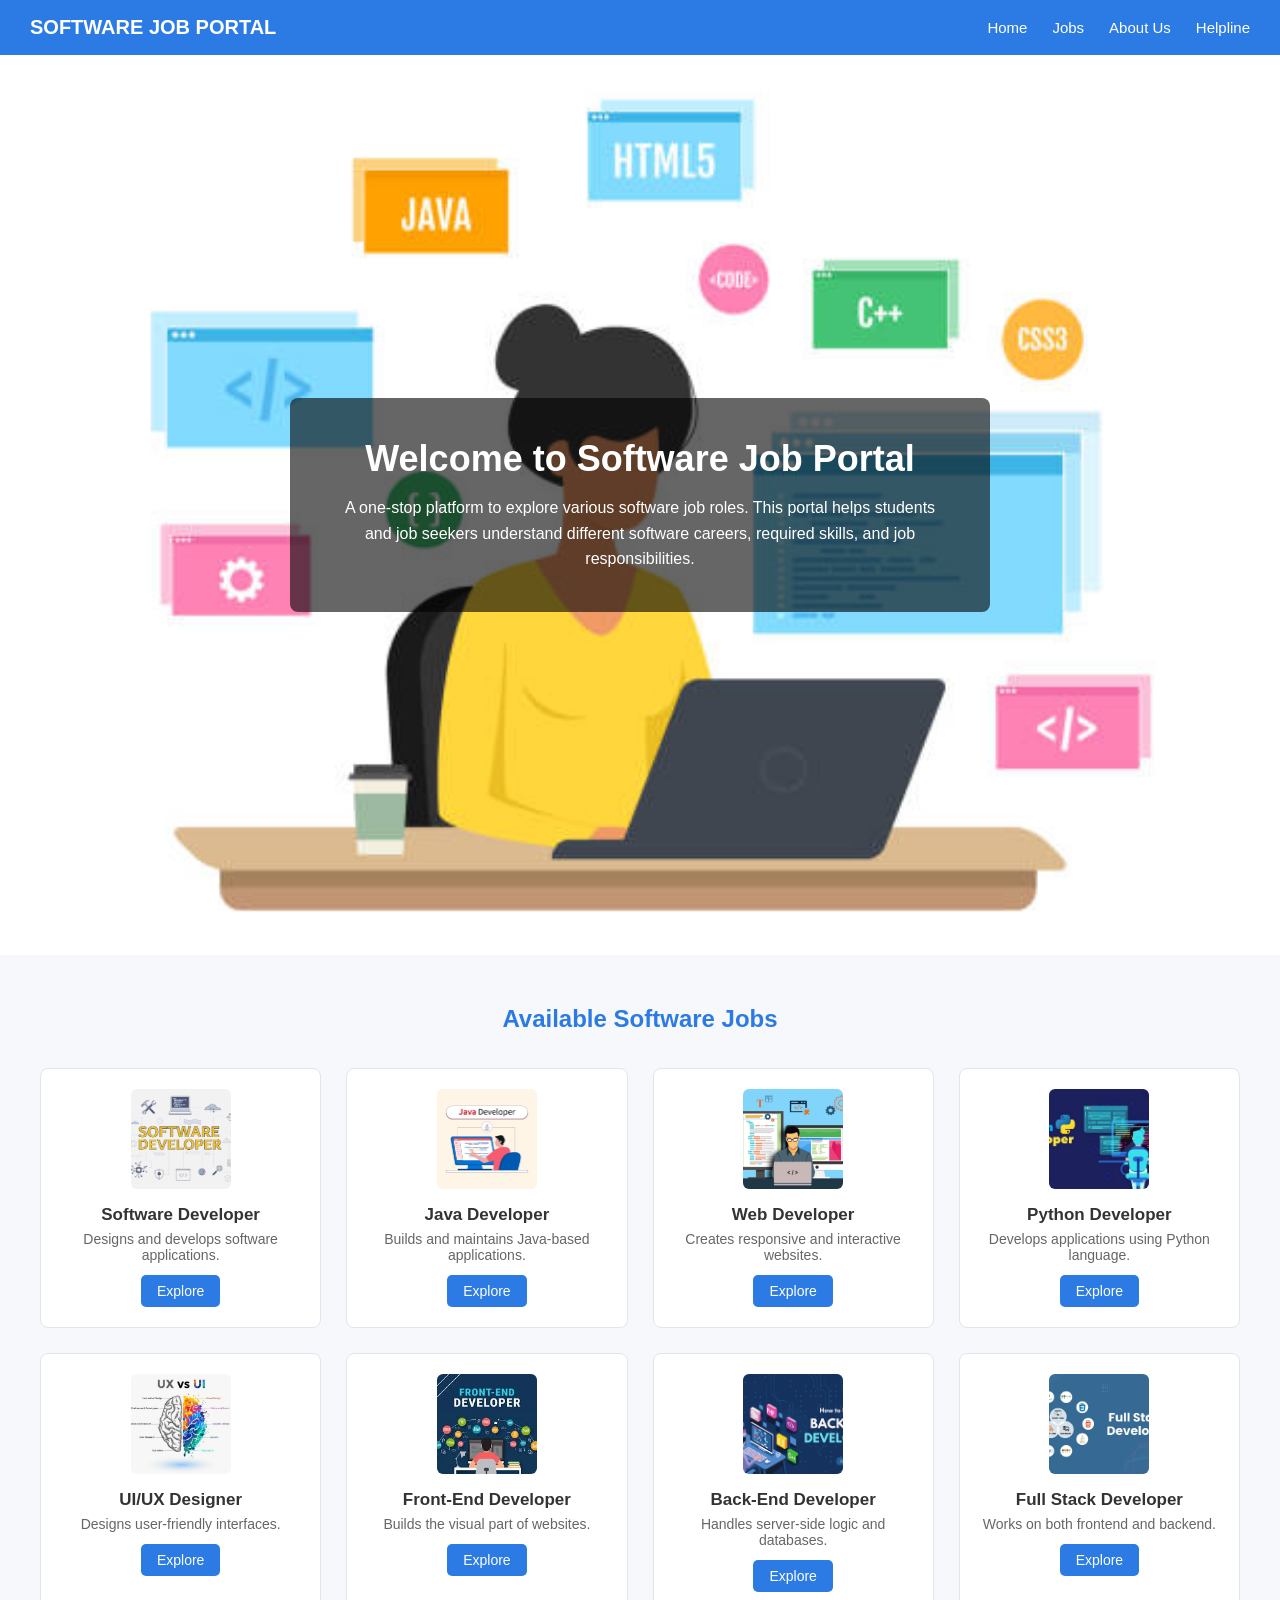
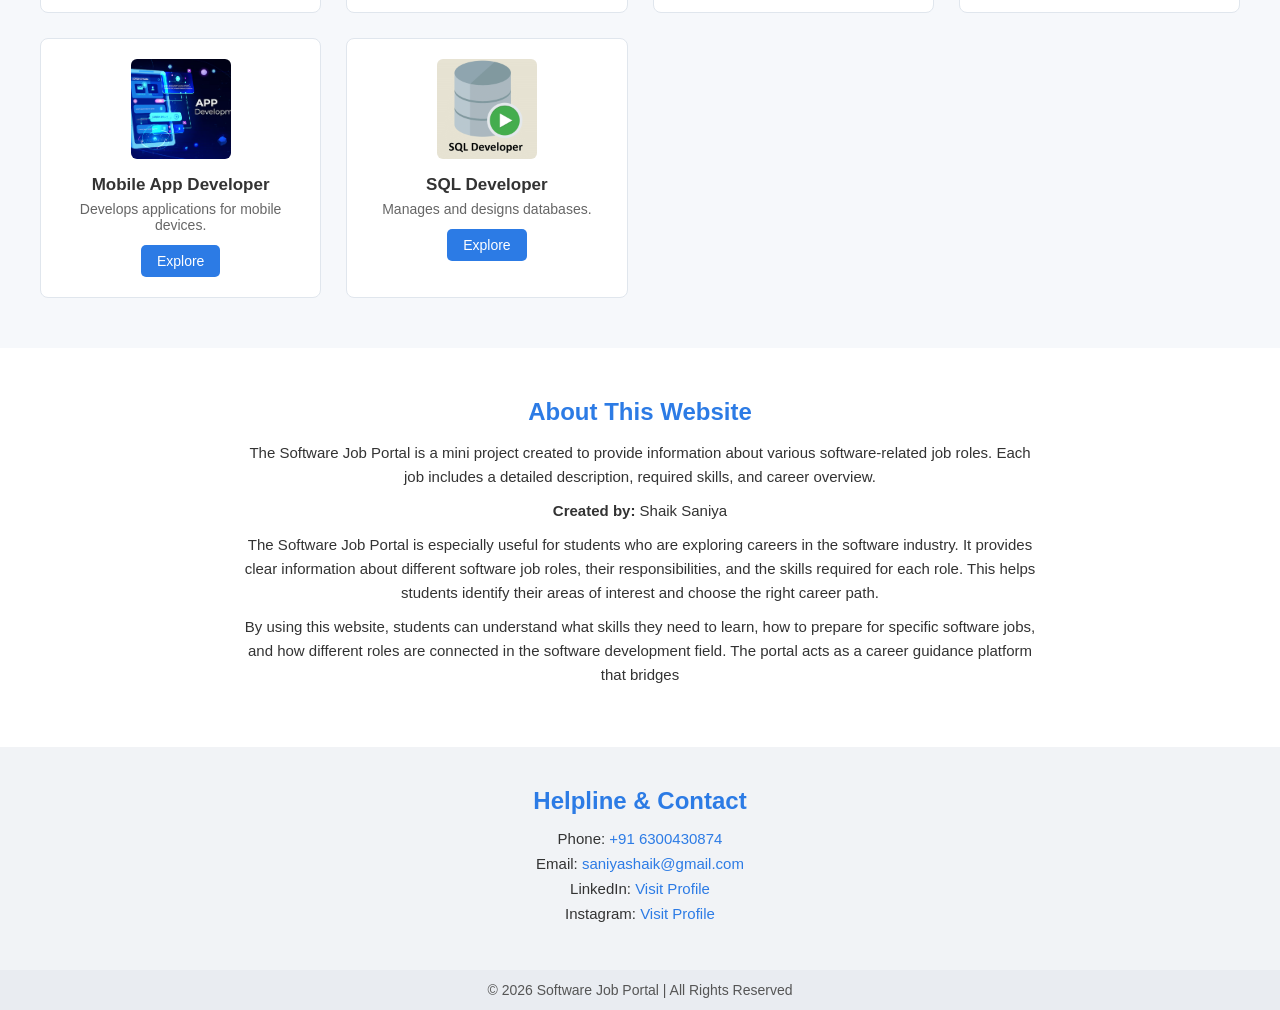
<file: job portal/index.html>
<!DOCTYPE html>
<html lang="en">
<head>
    <meta charset="UTF-8">
    <title>Software Job Portal</title>
    <link rel="stylesheet" href="job.css">
</head>
<body>
<nav class="navbar">
    <h2>SOFTWARE JOB PORTAL</h2>
    <ul>
        <li><a href="#home">Home</a></li>
        <li><a href="#jobs">Jobs</a></li>
        <li><a href="#about">About Us</a></li>
        <li><a href="#helpline">Helpline</a></li>
    </ul>
</nav>
<section id="home" class="home">
    <div class="home-content">
        <h1>Welcome to Software Job Portal</h1>
        <p>
            A one-stop platform to explore various software job roles.
            This portal helps students and job seekers understand different
            software careers, required skills, and job responsibilities.
        </p>
    </div>
</section>
<section id="jobs" class="jobs">
    <h2>Available Software Jobs</h2>

    <div class="job-container">

        <div class="job-card">
            <img src="j1.jpg">
            <h3>Software Developer</h3>
            <p>Designs and develops software applications.</p>
            <a href="j1.html" class="explore-btn">Explore</a>
        </div>

        <div class="job-card">
            <img src="j2.webp">
            <h3>Java Developer</h3>
            <p>Builds and maintains Java-based applications.</p>
            <a href="j2.html" class="explore-btn">Explore</a>
        </div>

        <div class="job-card">
            <img src="j3.jpg">
            <h3>Web Developer</h3>
            <p>Creates responsive and interactive websites.</p>
            <a href="j3.html" class="explore-btn">Explore</a>
        </div>

        <div class="job-card">
            <img src="j4.jpg">
            <h3>Python Developer</h3>
            <p>Develops applications using Python language.</p>
            <a href="j4.html" class="explore-btn">Explore</a>
        </div>

        <div class="job-card">
            <img src="j5.jpg">
            <h3>UI/UX Designer</h3>
            <p>Designs user-friendly interfaces.</p>
            <a href="j5.html" class="explore-btn">Explore</a>
        </div>

        <div class="job-card">
            <img src="j6.jpg">
            <h3>Front-End Developer</h3>
            <p>Builds the visual part of websites.</p>
            <a href="j6.html" class="explore-btn">Explore</a>
        </div>

        <div class="job-card">
            <img src="j7.png">
            <h3>Back-End Developer</h3>
            <p>Handles server-side logic and databases.</p>
            <a href="j7.html" class="explore-btn">Explore</a>
        </div>

        <div class="job-card">
            <img src="j8.webp">
            <h3>Full Stack Developer</h3>
            <p>Works on both frontend and backend.</p>
            <a href="j8.html" class="explore-btn">Explore</a>
        </div>

        <div class="job-card">
            <img src="j9.avif">
            <h3>Mobile App Developer</h3>
            <p>Develops applications for mobile devices.</p>
            <a href="j9.html" class="explore-btn">Explore</a>
        </div>

        <div class="job-card">
            <img src="j10.png">
            <h3>SQL Developer</h3>
            <p>Manages and designs databases.</p>
            <a href="j10.html" class="explore-btn">Explore</a>
        </div>

    </div>
</section>
<section id="about" class="about">
    <h2>About This Website</h2>
    <p>
        The Software Job Portal is a mini project created to provide information
        about various software-related job roles. Each job includes a detailed
        description, required skills, and career overview.
    </p>
    <p>
        <strong>Created by:</strong>  Shaik Saniya  <br>
    <p>
The Software Job Portal is especially useful for students who are exploring careers
in the software industry. It provides clear information about different software job
roles, their responsibilities, and the skills required for each role. This helps
students identify their areas of interest and choose the right career path.
</p>
<p>
By using this website, students can understand what skills they need to learn,
how to prepare for specific software jobs, and how different roles are connected
in the software development field. The portal acts as a career guidance platform
that bridges 
    </p>
</section>
<section id="helpline" class="helpline">
    <h2>Helpline & Contact</h2>
    <p>Phone: <a href="tel:+916300430874">+91 6300430874</a></p>
    <p>Email: <a href="mailto:saniashaik6922@gmail.com">saniyashaik@gmail.com</a></p>
    <p>LinkedIn: <a href="https://www.linkedin.com" target="_blank">Visit Profile</a></p>
    <p>Instagram: <a href="https://www.instagram.com" target="_blank">Visit Profile</a></p>
</section>

<footer>
    <p>© 2026 Software Job Portal | All Rights Reserved</p>
</footer>
</body>
</html>
</file>
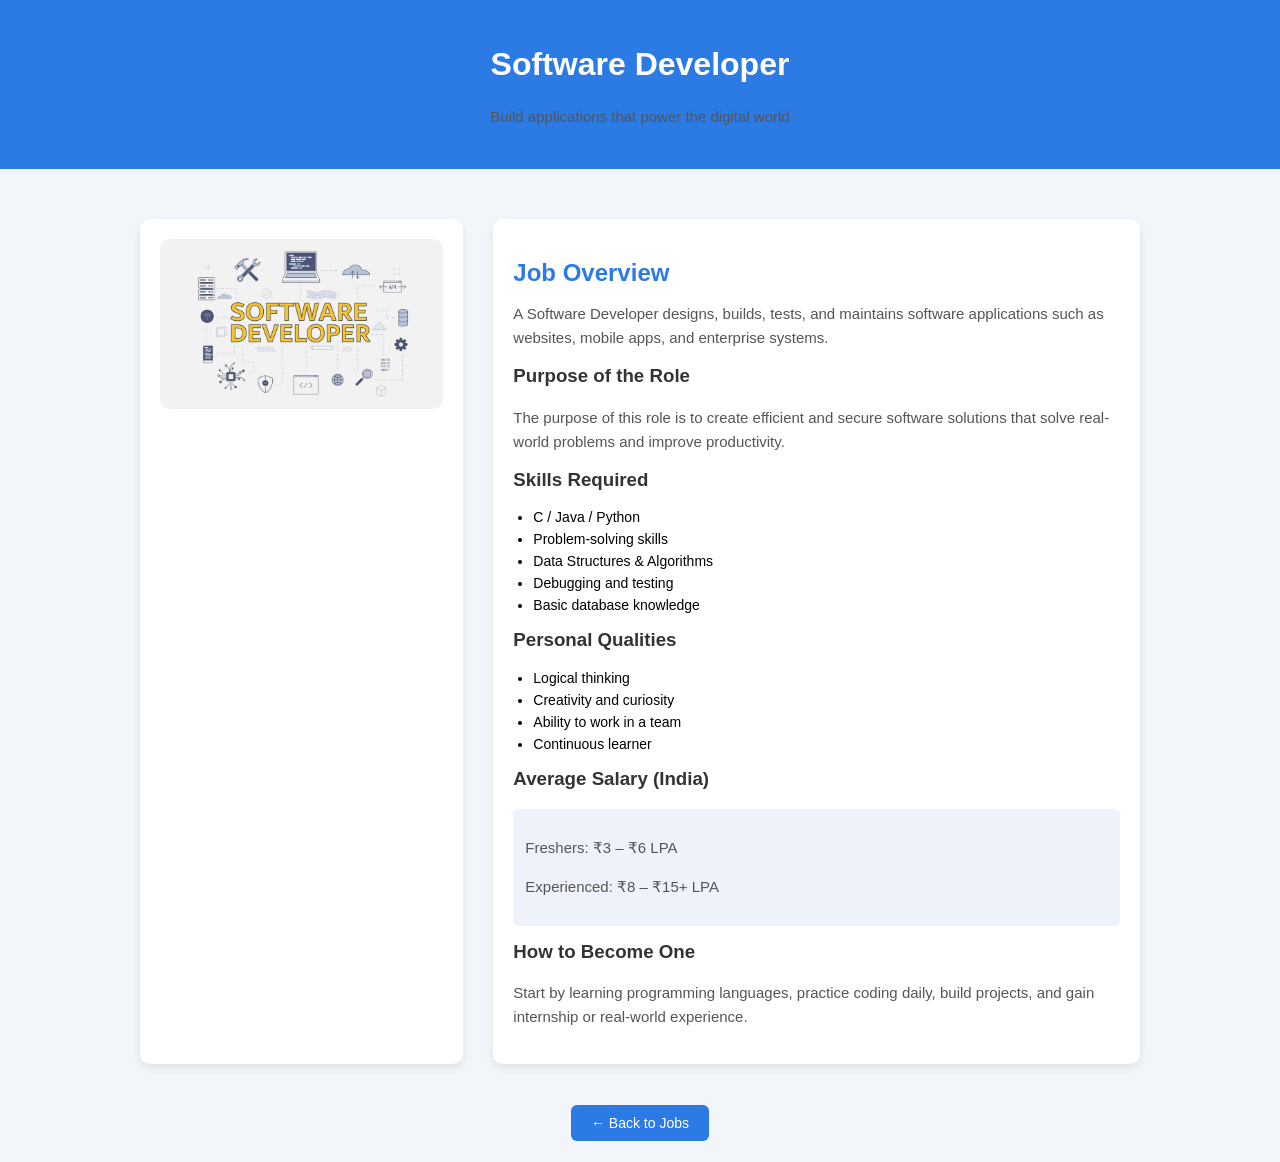
<file: job portal/j1.html>
<!DOCTYPE html>
<html>
<head>
<title>Software Developer</title>

<style>
    body {
        margin: 0;
        font-family: "Segoe UI", Arial, sans-serif;
        background-color: #f2f5f9;
    }

    .header {
        background-color: #2c7be5;
        color: white;
        padding: 25px;
        text-align: center;
    }

    .main {
        max-width: 1000px;
        margin: 30px auto;
        padding: 20px;
        display: grid;
        grid-template-columns: 1fr 2fr;
        gap: 30px;
    }

    .card {
        background-color: white;
        padding: 20px;
        border-radius: 10px;
        box-shadow: 0 4px 10px rgba(0,0,0,0.08);
    }

    .job-img {
        width: 100%;
        border-radius: 10px;
    }

    h2 {
        margin-bottom: 10px;
        color: #2c7be5;
    }

    h3 {
        margin-top: 15px;
        color: #333;
    }

    p {
        font-size: 15px;
        line-height: 1.6;
        color: #555;
    }

    ul {
        padding-left: 20px;
    }

    li {
        margin-bottom: 6px;
        font-size: 14px;
    }

    .salary {
        background-color: #eef3fb;
        padding: 12px;
        border-radius: 6px;
        margin-top: 10px;
    }

    .back {
        text-align: center;
        margin: 30px 0;
    }

    .back a {
        background-color: #2c7be5;
        color: white;
        padding: 10px 20px;
        border-radius: 6px;
        text-decoration: none;
        font-size: 14px;
    }

    .back a:hover {
        background-color: #1a68d1;
    }

    @media (max-width: 768px) {
        .main {
            grid-template-columns: 1fr;
        }
    }
</style>
</head>

<body>

<div class="header">
    <h1>Software Developer</h1>
    <p>Build applications that power the digital world</p>
</div>

<div class="main">

    <div class="card">
        <img src="j1.jpg" class="job-img" alt="Software Developer">
    </div>
    <div class="card">
        <h2>Job Overview</h2>
        <p>
            A Software Developer designs, builds, tests, and maintains software
            applications such as websites, mobile apps, and enterprise systems.
        </p>

        <h3>Purpose of the Role</h3>
        <p>
            The purpose of this role is to create efficient and secure software
            solutions that solve real-world problems and improve productivity.
        </p>

        <h3>Skills Required</h3>
        <ul>
            <li>C / Java / Python</li>
            <li>Problem-solving skills</li>
            <li>Data Structures & Algorithms</li>
            <li>Debugging and testing</li>
            <li>Basic database knowledge</li>
        </ul>

        <h3>Personal Qualities</h3>
        <ul>
            <li>Logical thinking</li>
            <li>Creativity and curiosity</li>
            <li>Ability to work in a team</li>
            <li>Continuous learner</li>
        </ul>

        <h3>Average Salary (India)</h3>
        <div class="salary">
            <p>Freshers: ₹3 – ₹6 LPA</p>
            <p>Experienced: ₹8 – ₹15+ LPA</p>
        </div>

        <h3>How to Become One</h3>
        <p>
            Start by learning programming languages, practice coding daily,
            build projects, and gain internship or real-world experience.
        </p>
    </div>

</div>

<div class="back">
    <a href="job.html">← Back to Jobs</a>
</div>

</body>
</html>
</file>
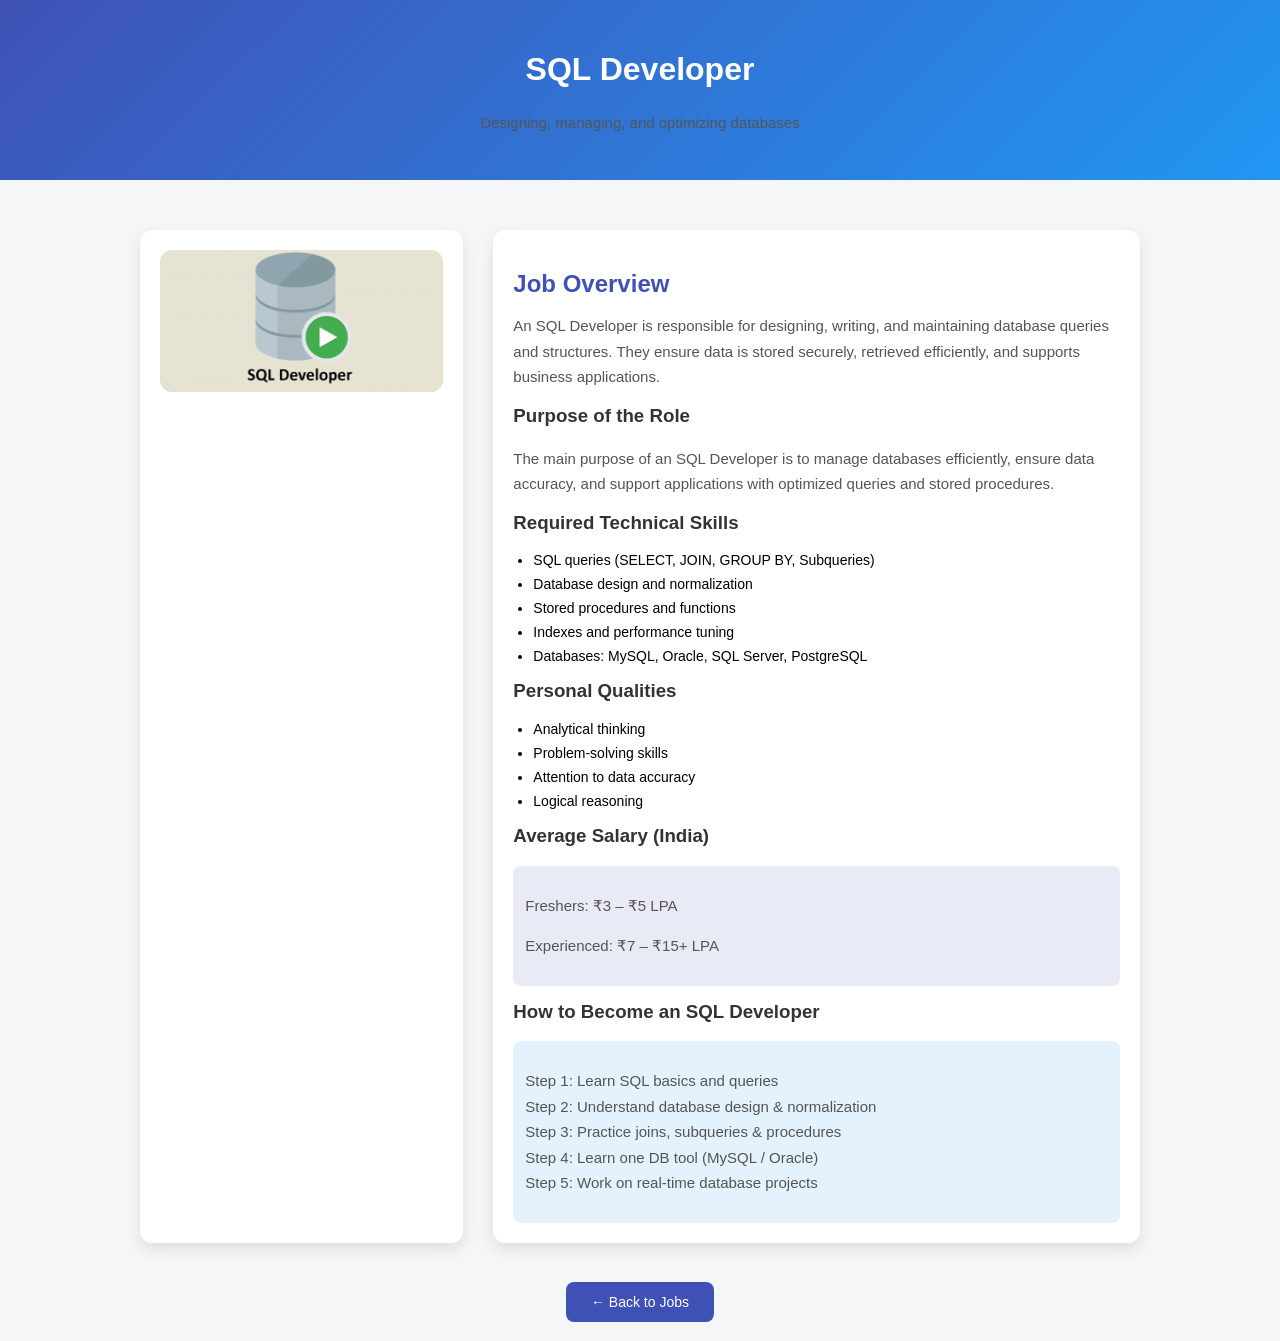
<file: job portal/j10.html>
<!DOCTYPE html>
<html>
<head>
<title>SQL Developer</title>

<style>
    body {
        margin: 0;
        font-family: "Segoe UI", Arial, sans-serif;
        background-color: #f4f6f8;
    }

    .header {
        background: linear-gradient(135deg, #3f51b5, #2196f3);
        color: white;
        padding: 30px;
        text-align: center;
    }

    .container {
        max-width: 1000px;
        margin: 30px auto;
        padding: 20px;
        display: grid;
        grid-template-columns: 1fr 2fr;
        gap: 30px;
    }

    .card {
        background-color: white;
        padding: 20px;
        border-radius: 12px;
        box-shadow: 0 6px 15px rgba(0,0,0,0.1);
    }

    .job-img {
        width: 100%;
        border-radius: 12px;
    }

    h2 {
        color: #3f51b5;
        margin-bottom: 10px;
    }

    h3 {
        color: #333;
        margin-top: 15px;
    }

    p {
        font-size: 15px;
        color: #555;
        line-height: 1.7;
    }

    ul {
        padding-left: 20px;
    }

    li {
        margin-bottom: 8px;
        font-size: 14px;
    }

    .salary {
        background-color: #e8eaf6;
        padding: 12px;
        border-radius: 8px;
        margin-top: 10px;
    }

    .roadmap {
        background-color: #e3f2fd;
        padding: 12px;
        border-radius: 8px;
        margin-top: 10px;
    }

    .back {
        text-align: center;
        margin: 30px 0;
    }

    .back a {
        background-color: #3f51b5;
        color: white;
        padding: 12px 25px;
        border-radius: 8px;
        text-decoration: none;
        font-size: 14px;
    }

    .back a:hover {
        background-color: #303f9f;
    }

    @media (max-width: 768px) {
        .container {
            grid-template-columns: 1fr;
        }
    }
</style>
</head>

<body>

<div class="header">
    <h1>SQL Developer</h1>
    <p>Designing, managing, and optimizing databases</p>
</div>

<div class="container">

    <!-- Image Section -->
    <div class="card">
        <img src="j10.png" class="job-img" alt="SQL Developer">
    </div>

    <!-- Content Section -->
    <div class="card">
        <h2>Job Overview</h2>
        <p>
            An SQL Developer is responsible for designing, writing, and maintaining
            database queries and structures. They ensure data is stored securely,
            retrieved efficiently, and supports business applications.
        </p>

        <h3>Purpose of the Role</h3>
        <p>
            The main purpose of an SQL Developer is to manage databases efficiently,
            ensure data accuracy, and support applications with optimized queries
            and stored procedures.
        </p>

        <h3>Required Technical Skills</h3>
        <ul>
            <li>SQL queries (SELECT, JOIN, GROUP BY, Subqueries)</li>
            <li>Database design and normalization</li>
            <li>Stored procedures and functions</li>
            <li>Indexes and performance tuning</li>
            <li>Databases: MySQL, Oracle, SQL Server, PostgreSQL</li>
        </ul>

        <h3>Personal Qualities</h3>
        <ul>
            <li>Analytical thinking</li>
            <li>Problem-solving skills</li>
            <li>Attention to data accuracy</li>
            <li>Logical reasoning</li>
        </ul>

        <h3>Average Salary (India)</h3>
        <div class="salary">
            <p>Freshers: ₹3 – ₹5 LPA</p>
            <p>Experienced: ₹7 – ₹15+ LPA</p>
        </div>

        <h3>How to Become an SQL Developer</h3>
        <div class="roadmap">
            <p>
                Step 1: Learn SQL basics and queries <br>
                Step 2: Understand database design & normalization <br>
                Step 3: Practice joins, subqueries & procedures <br>
                Step 4: Learn one DB tool (MySQL / Oracle) <br>
                Step 5: Work on real-time database projects
            </p>
        </div>
    </div>

</div>

<div class="back">
    <a href="job.html">← Back to Jobs</a>
</div>

</body>
</html>
</file>
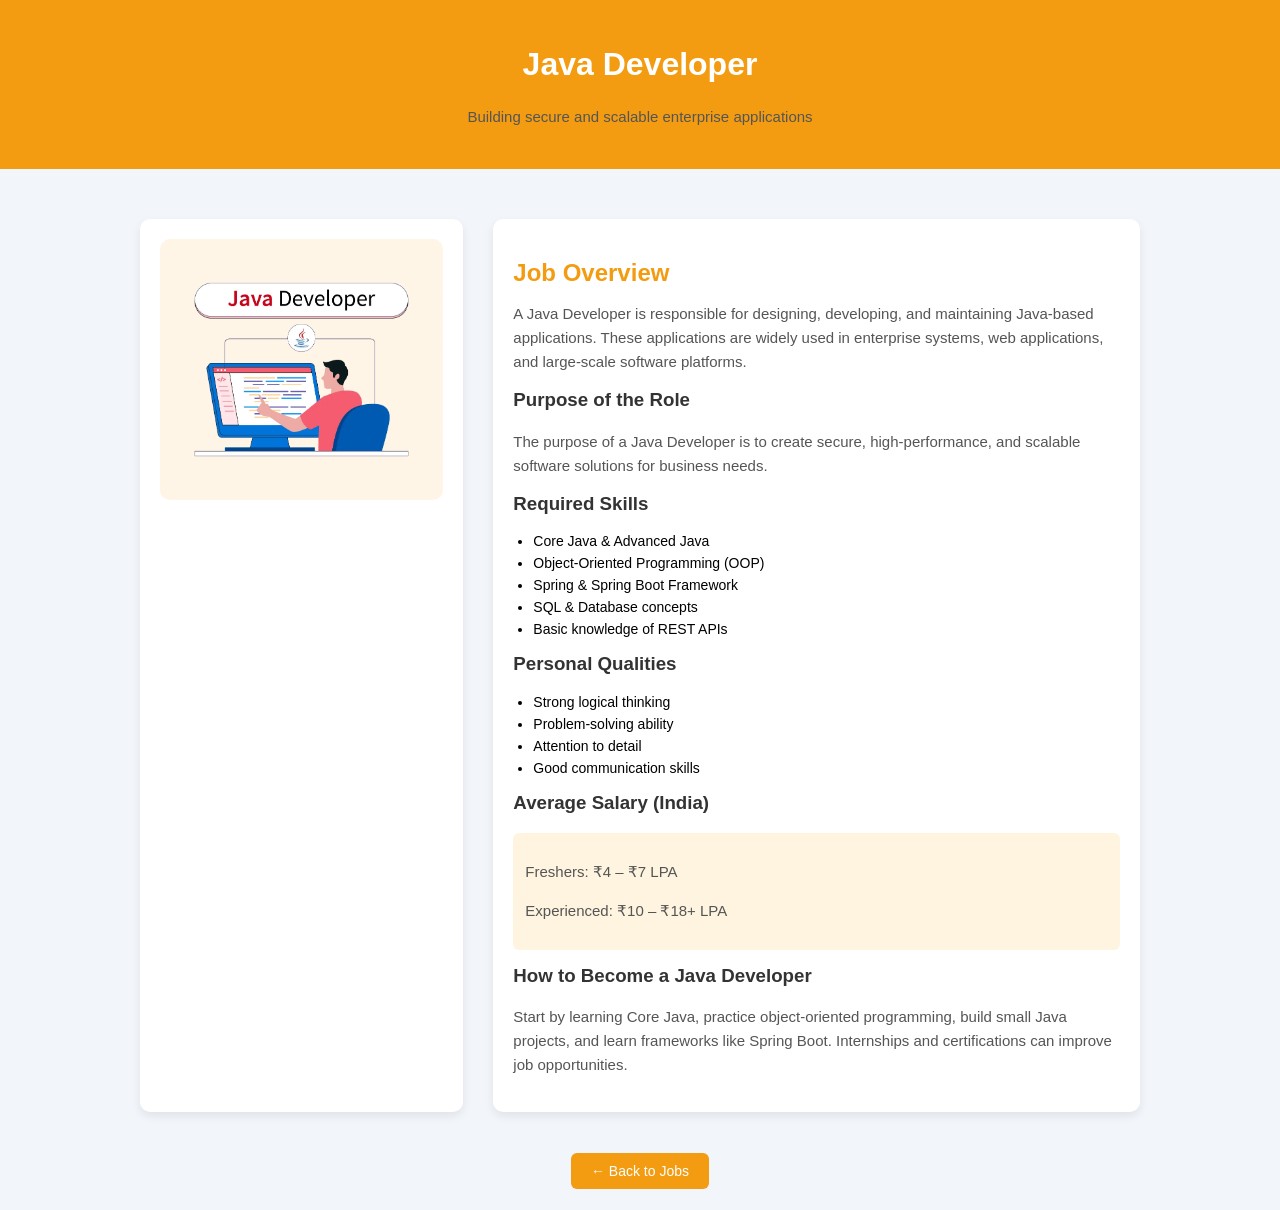
<file: job portal/j2.html>
<!DOCTYPE html>
<html>
<head>
<title>Java Developer</title>

<style>
    body {
        margin: 0;
        font-family: "Segoe UI", Arial, sans-serif;
        background-color: #f2f5f9;
    }

    .header {
        background-color: #f39c12;
        color: white;
        padding: 25px;
        text-align: center;
    }

    .main {
        max-width: 1000px;
        margin: 30px auto;
        padding: 20px;
        display: grid;
        grid-template-columns: 1fr 2fr;
        gap: 30px;
    }

    .card {
        background-color: white;
        padding: 20px;
        border-radius: 10px;
        box-shadow: 0 4px 10px rgba(0,0,0,0.08);
    }

    .job-img {
        width: 100%;
        border-radius: 10px;
    }

    h2 {
        margin-bottom: 10px;
        color: #f39c12;
    }

    h3 {
        margin-top: 15px;
        color: #333;
    }

    p {
        font-size: 15px;
        line-height: 1.6;
        color: #555;
    }

    ul {
        padding-left: 20px;
    }

    li {
        margin-bottom: 6px;
        font-size: 14px;
    }

    .salary {
        background-color: #fff4e0;
        padding: 12px;
        border-radius: 6px;
        margin-top: 10px;
    }

    .back {
        text-align: center;
        margin: 30px 0;
    }

    .back a {
        background-color: #f39c12;
        color: white;
        padding: 10px 20px;
        border-radius: 6px;
        text-decoration: none;
        font-size: 14px;
    }

    .back a:hover {
        background-color: #d68910;
    }

    @media (max-width: 768px) {
        .main {
            grid-template-columns: 1fr;
        }
    }
</style>
</head>

<body>

<div class="header">
    <h1>Java Developer</h1>
    <p>Building secure and scalable enterprise applications</p>
</div>

<div class="main">

    <!-- Image Card -->
    <div class="card">
        <img src="j2.webp" class="job-img" alt="Java Developer">
    </div>

    <!-- Content Card -->
    <div class="card">
        <h2>Job Overview</h2>
        <p>
            A Java Developer is responsible for designing, developing, and maintaining
            Java-based applications. These applications are widely used in enterprise
            systems, web applications, and large-scale software platforms.
        </p>

        <h3>Purpose of the Role</h3>
        <p>
            The purpose of a Java Developer is to create secure, high-performance,
            and scalable software solutions for business needs.
        </p>

        <h3>Required Skills</h3>
        <ul>
            <li>Core Java & Advanced Java</li>
            <li>Object-Oriented Programming (OOP)</li>
            <li>Spring & Spring Boot Framework</li>
            <li>SQL & Database concepts</li>
            <li>Basic knowledge of REST APIs</li>
        </ul>

        <h3>Personal Qualities</h3>
        <ul>
            <li>Strong logical thinking</li>
            <li>Problem-solving ability</li>
            <li>Attention to detail</li>
            <li>Good communication skills</li>
        </ul>

        <h3>Average Salary (India)</h3>
        <div class="salary">
            <p>Freshers: ₹4 – ₹7 LPA</p>
            <p>Experienced: ₹10 – ₹18+ LPA</p>
        </div>

        <h3>How to Become a Java Developer</h3>
        <p>
            Start by learning Core Java, practice object-oriented programming,
            build small Java projects, and learn frameworks like Spring Boot.
            Internships and certifications can improve job opportunities.
        </p>
    </div>

</div>

<div class="back">
    <a href="job.html">← Back to Jobs</a>
</div>

</body>
</html>
</file>
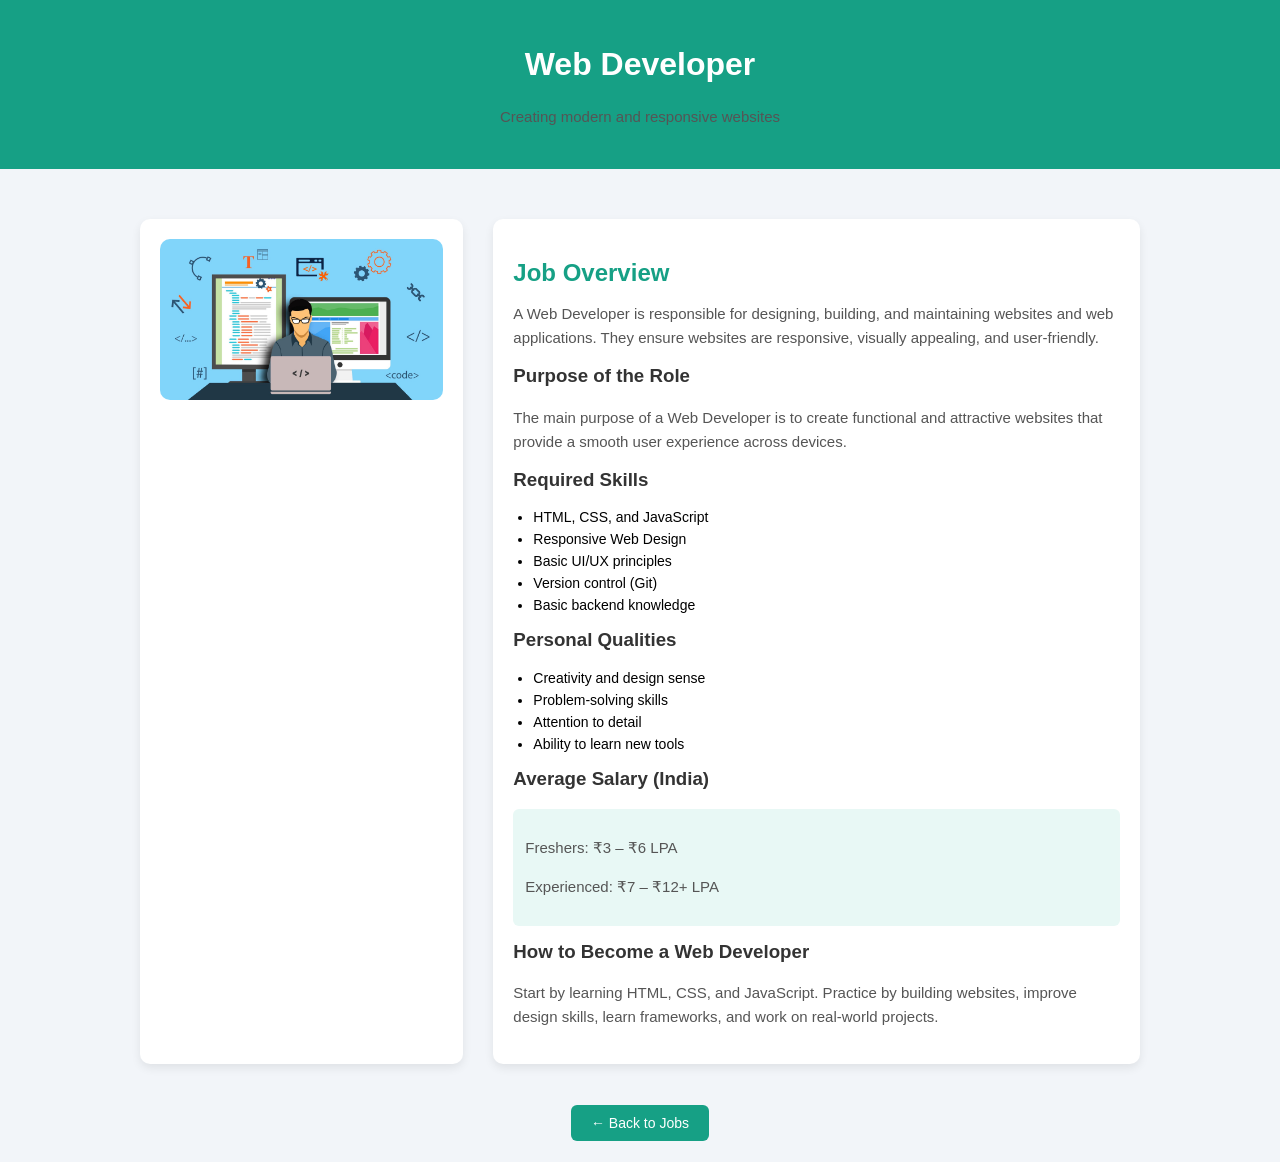
<file: job portal/j3.html>
<!DOCTYPE html>
<html>
<head>
<title>Web Developer</title>

<style>
    body {
        margin: 0;
        font-family: "Segoe UI", Arial, sans-serif;
        background-color: #f2f5f9;
    }

    .header {
        background-color: #16a085;
        color: white;
        padding: 25px;
        text-align: center;
    }

    .main {
        max-width: 1000px;
        margin: 30px auto;
        padding: 20px;
        display: grid;
        grid-template-columns: 1fr 2fr;
        gap: 30px;
    }

    .card {
        background-color: white;
        padding: 20px;
        border-radius: 10px;
        box-shadow: 0 4px 10px rgba(0,0,0,0.08);
    }

    .job-img {
        width: 100%;
        border-radius: 10px;
    }

    h2 {
        margin-bottom: 10px;
        color: #16a085;
    }

    h3 {
        margin-top: 15px;
        color: #333;
    }

    p {
        font-size: 15px;
        line-height: 1.6;
        color: #555;
    }

    ul {
        padding-left: 20px;
    }

    li {
        margin-bottom: 6px;
        font-size: 14px;
    }

    .salary {
        background-color: #e8f8f5;
        padding: 12px;
        border-radius: 6px;
        margin-top: 10px;
    }

    .back {
        text-align: center;
        margin: 30px 0;
    }

    .back a {
        background-color: #16a085;
        color: white;
        padding: 10px 20px;
        border-radius: 6px;
        text-decoration: none;
        font-size: 14px;
    }

    .back a:hover {
        background-color: #117a65;
    }

    @media (max-width: 768px) {
        .main {
            grid-template-columns: 1fr;
        }
    }
</style>
</head>

<body>

<div class="header">
    <h1>Web Developer</h1>
    <p>Creating modern and responsive websites</p>
</div>

<div class="main">

    <!-- Image Section -->
    <div class="card">
        <img src="j3.jpg" class="job-img" alt="Web Developer">
    </div>

    <!-- Content Section -->
    <div class="card">
        <h2>Job Overview</h2>
        <p>
            A Web Developer is responsible for designing, building, and maintaining
            websites and web applications. They ensure websites are responsive,
            visually appealing, and user-friendly.
        </p>

        <h3>Purpose of the Role</h3>
        <p>
            The main purpose of a Web Developer is to create functional and attractive
            websites that provide a smooth user experience across devices.
        </p>

        <h3>Required Skills</h3>
        <ul>
            <li>HTML, CSS, and JavaScript</li>
            <li>Responsive Web Design</li>
            <li>Basic UI/UX principles</li>
            <li>Version control (Git)</li>
            <li>Basic backend knowledge</li>
        </ul>

        <h3>Personal Qualities</h3>
        <ul>
            <li>Creativity and design sense</li>
            <li>Problem-solving skills</li>
            <li>Attention to detail</li>
            <li>Ability to learn new tools</li>
        </ul>

        <h3>Average Salary (India)</h3>
        <div class="salary">
            <p>Freshers: ₹3 – ₹6 LPA</p>
            <p>Experienced: ₹7 – ₹12+ LPA</p>
        </div>

        <h3>How to Become a Web Developer</h3>
        <p>
            Start by learning HTML, CSS, and JavaScript. Practice by building websites,
            improve design skills, learn frameworks, and work on real-world projects.
        </p>
    </div>

</div>

<div class="back">
    <a href="job.html">← Back to Jobs</a>
</div>

</body>
</html>
</file>
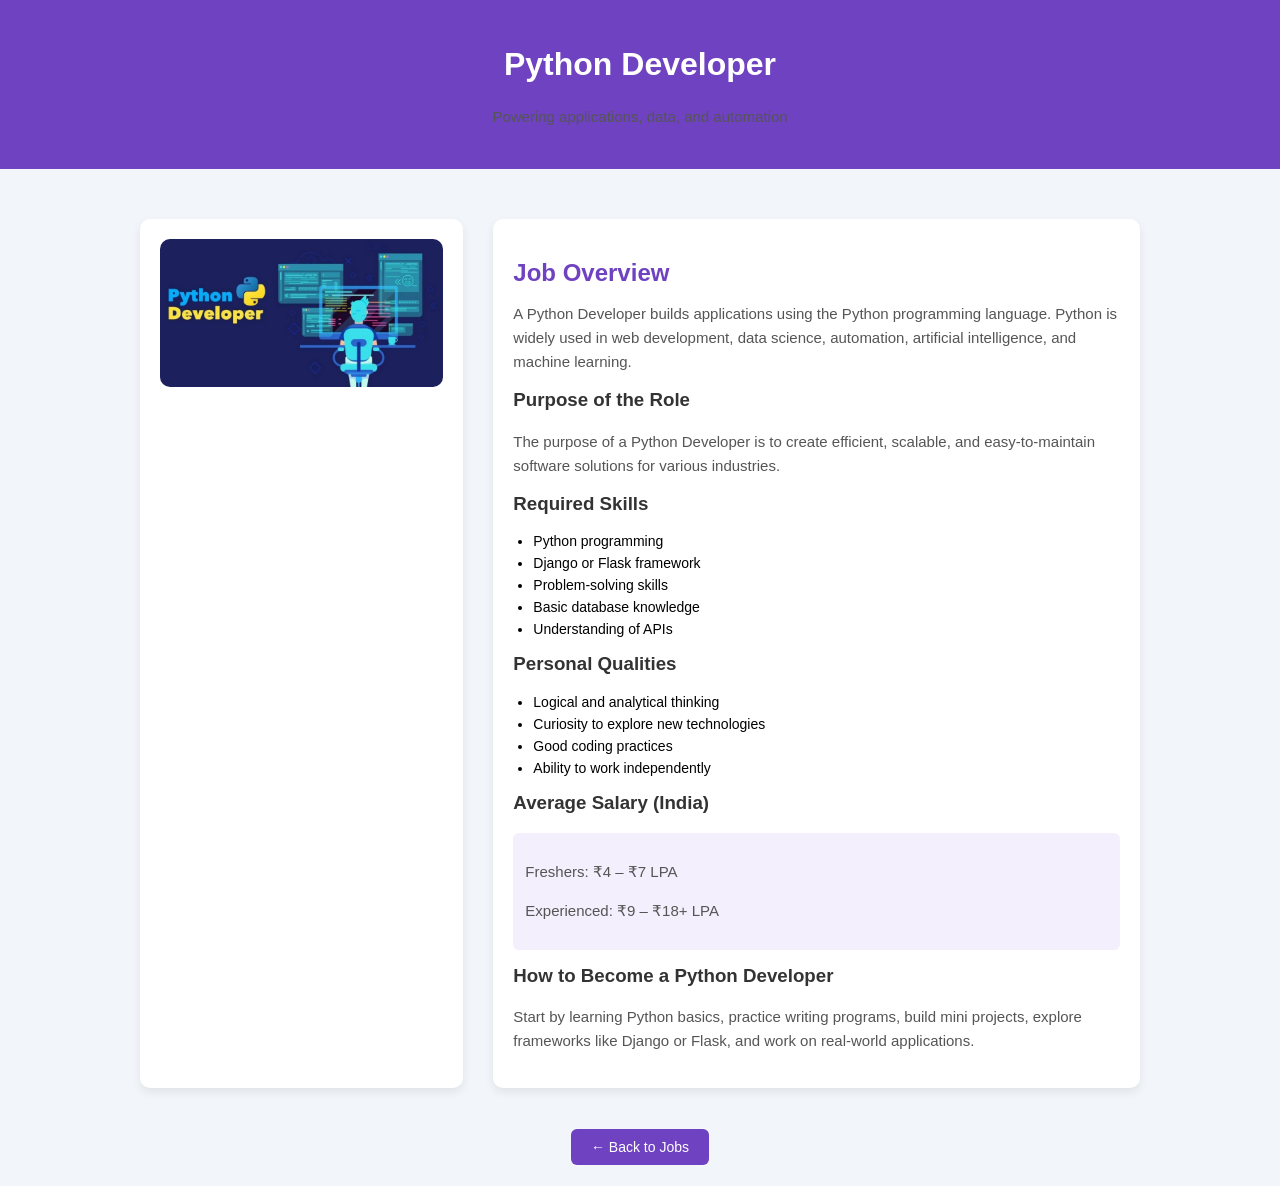
<file: job portal/j4.html>
<!DOCTYPE html>
<html>
<head>
<title>Python Developer</title>

<style>
    body {
        margin: 0;
        font-family: "Segoe UI", Arial, sans-serif;
        background-color: #f2f5f9;
    }

    .header {
        background-color: #6f42c1;
        color: white;
        padding: 25px;
        text-align: center;
    }

    .main {
        max-width: 1000px;
        margin: 30px auto;
        padding: 20px;
        display: grid;
        grid-template-columns: 1fr 2fr;
        gap: 30px;
    }

    .card {
        background-color: white;
        padding: 20px;
        border-radius: 10px;
        box-shadow: 0 4px 10px rgba(0,0,0,0.08);
    }

    .job-img {
        width: 100%;
        border-radius: 10px;
    }

    h2 {
        margin-bottom: 10px;
        color: #6f42c1;
    }

    h3 {
        margin-top: 15px;
        color: #333;
    }

    p {
        font-size: 15px;
        line-height: 1.6;
        color: #555;
    }

    ul {
        padding-left: 20px;
    }

    li {
        margin-bottom: 6px;
        font-size: 14px;
    }

    .salary {
        background-color: #f3effc;
        padding: 12px;
        border-radius: 6px;
        margin-top: 10px;
    }

    .back {
        text-align: center;
        margin: 30px 0;
    }

    .back a {
        background-color: #6f42c1;
        color: white;
        padding: 10px 20px;
        border-radius: 6px;
        text-decoration: none;
        font-size: 14px;
    }

    .back a:hover {
        background-color: #59339d;
    }

    @media (max-width: 768px) {
        .main {
            grid-template-columns: 1fr;
        }
    }
</style>
</head>

<body>

<div class="header">
    <h1>Python Developer</h1>
    <p>Powering applications, data, and automation</p>
</div>

<div class="main">

    <!-- Image Card -->
    <div class="card">
        <img src="j4.jpg" class="job-img" alt="Python Developer">
    </div>

    <!-- Content Card -->
    <div class="card">
        <h2>Job Overview</h2>
        <p>
            A Python Developer builds applications using the Python programming language.
            Python is widely used in web development, data science, automation,
            artificial intelligence, and machine learning.
        </p>

        <h3>Purpose of the Role</h3>
        <p>
            The purpose of a Python Developer is to create efficient, scalable,
            and easy-to-maintain software solutions for various industries.
        </p>

        <h3>Required Skills</h3>
        <ul>
            <li>Python programming</li>
            <li>Django or Flask framework</li>
            <li>Problem-solving skills</li>
            <li>Basic database knowledge</li>
            <li>Understanding of APIs</li>
        </ul>

        <h3>Personal Qualities</h3>
        <ul>
            <li>Logical and analytical thinking</li>
            <li>Curiosity to explore new technologies</li>
            <li>Good coding practices</li>
            <li>Ability to work independently</li>
        </ul>

        <h3>Average Salary (India)</h3>
        <div class="salary">
            <p>Freshers: ₹4 – ₹7 LPA</p>
            <p>Experienced: ₹9 – ₹18+ LPA</p>
        </div>

        <h3>How to Become a Python Developer</h3>
        <p>
            Start by learning Python basics, practice writing programs, build mini projects,
            explore frameworks like Django or Flask, and work on real-world applications.
        </p>
    </div>

</div>

<div class="back">
    <a href="job.html">← Back to Jobs</a>
</div>

</body>
</html>
</file>
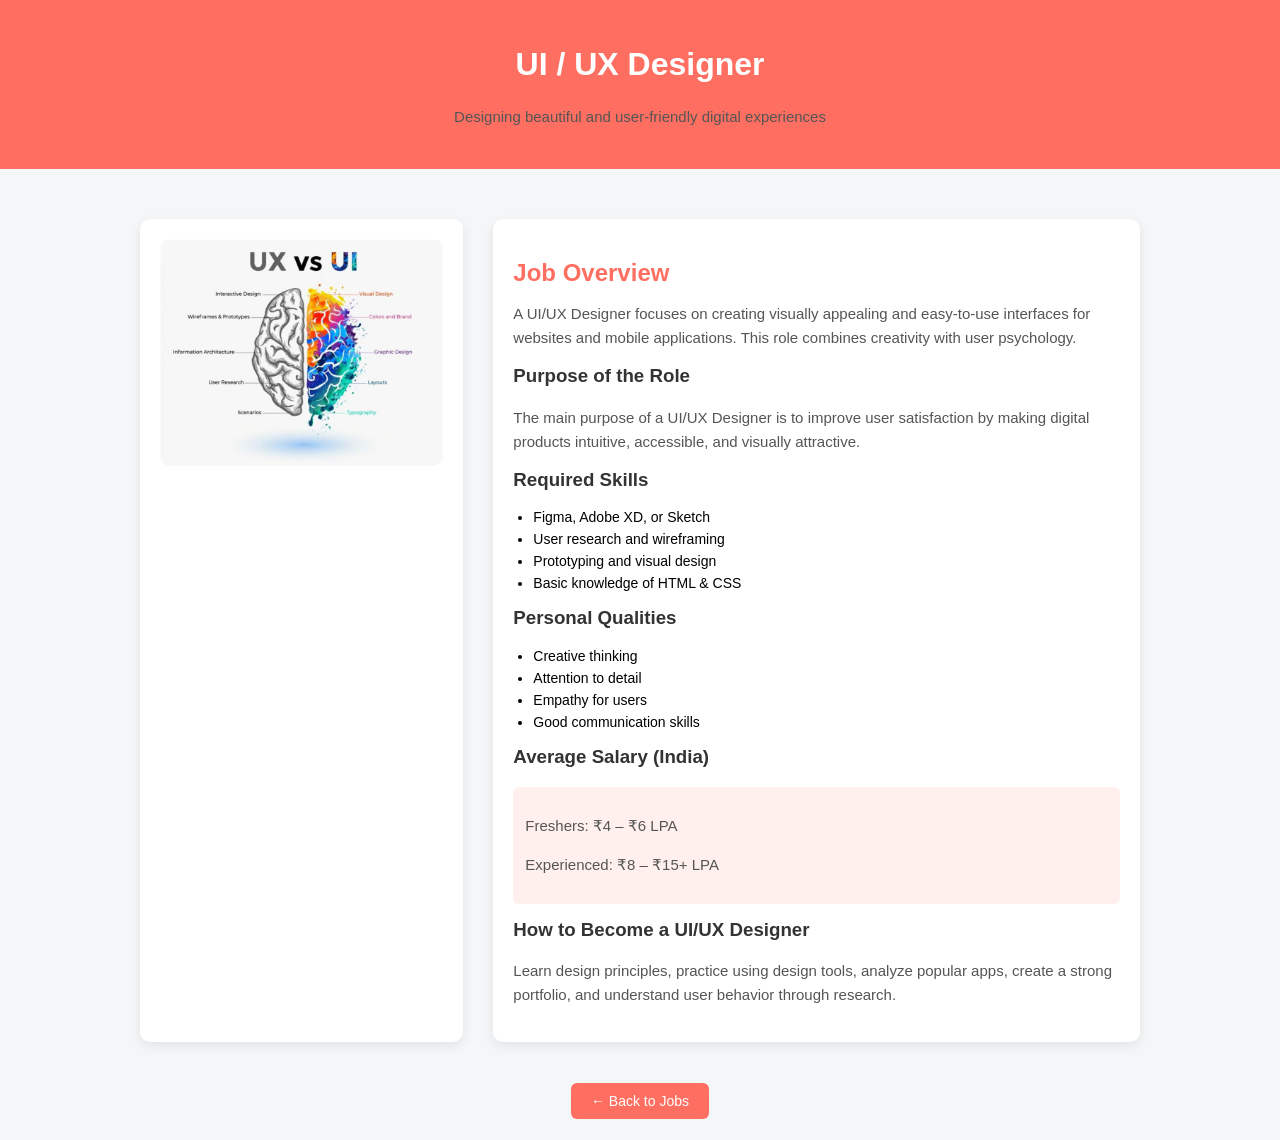
<file: job portal/j5.html>
<!DOCTYPE html>
<html>
<head>
<title>UI/UX Designer</title>

<style>
    body {
        margin: 0;
        font-family: "Segoe UI", Arial, sans-serif;
        background-color: #f4f6f8;
    }

    .header {
        background-color: #ff6f61;
        color: white;
        padding: 25px;
        text-align: center;
    }

    .container {
        max-width: 1000px;
        margin: 30px auto;
        padding: 20px;
        display: grid;
        grid-template-columns: 1fr 2fr;
        gap: 30px;
    }

    .card {
        background-color: white;
        padding: 20px;
        border-radius: 10px;
        box-shadow: 0 4px 12px rgba(0,0,0,0.08);
    }

    .job-img {
        width: 100%;
        border-radius: 10px;
    }

    h2 {
        color: #ff6f61;
        margin-bottom: 10px;
    }

    h3 {
        margin-top: 15px;
        color: #333;
    }

    p {
        font-size: 15px;
        line-height: 1.6;
        color: #555;
    }

    ul {
        padding-left: 20px;
    }

    li {
        margin-bottom: 6px;
        font-size: 14px;
    }

    .salary {
        background-color: #fff0ee;
        padding: 12px;
        border-radius: 6px;
        margin-top: 10px;
    }

    .back {
        text-align: center;
        margin: 30px 0;
    }

    .back a {
        background-color: #ff6f61;
        color: white;
        padding: 10px 20px;
        border-radius: 6px;
        text-decoration: none;
        font-size: 14px;
    }

    .back a:hover {
        background-color: #e85b4f;
    }

    @media (max-width: 768px) {
        .container {
            grid-template-columns: 1fr;
        }
    }
</style>
</head>

<body>

<div class="header">
    <h1>UI / UX Designer</h1>
    <p>Designing beautiful and user-friendly digital experiences</p>
</div>

<div class="container">

    <!-- Image Card -->
    <div class="card">
        <img src="j5.jpg" class="job-img" alt="UI UX Designer">
    </div>

    <!-- Content Card -->
    <div class="card">
        <h2>Job Overview</h2>
        <p>
            A UI/UX Designer focuses on creating visually appealing and easy-to-use
            interfaces for websites and mobile applications. This role combines
            creativity with user psychology.
        </p>

        <h3>Purpose of the Role</h3>
        <p>
            The main purpose of a UI/UX Designer is to improve user satisfaction by
            making digital products intuitive, accessible, and visually attractive.
        </p>

        <h3>Required Skills</h3>
        <ul>
            <li>Figma, Adobe XD, or Sketch</li>
            <li>User research and wireframing</li>
            <li>Prototyping and visual design</li>
            <li>Basic knowledge of HTML & CSS</li>
        </ul>

        <h3>Personal Qualities</h3>
        <ul>
            <li>Creative thinking</li>
            <li>Attention to detail</li>
            <li>Empathy for users</li>
            <li>Good communication skills</li>
        </ul>

        <h3>Average Salary (India)</h3>
        <div class="salary">
            <p>Freshers: ₹4 – ₹6 LPA</p>
            <p>Experienced: ₹8 – ₹15+ LPA</p>
        </div>

        <h3>How to Become a UI/UX Designer</h3>
        <p>
            Learn design principles, practice using design tools, analyze popular apps,
            create a strong portfolio, and understand user behavior through research.
        </p>
    </div>

</div>

<div class="back">
    <a href="job.html">← Back to Jobs</a>
</div>

</body>
</html>
</file>
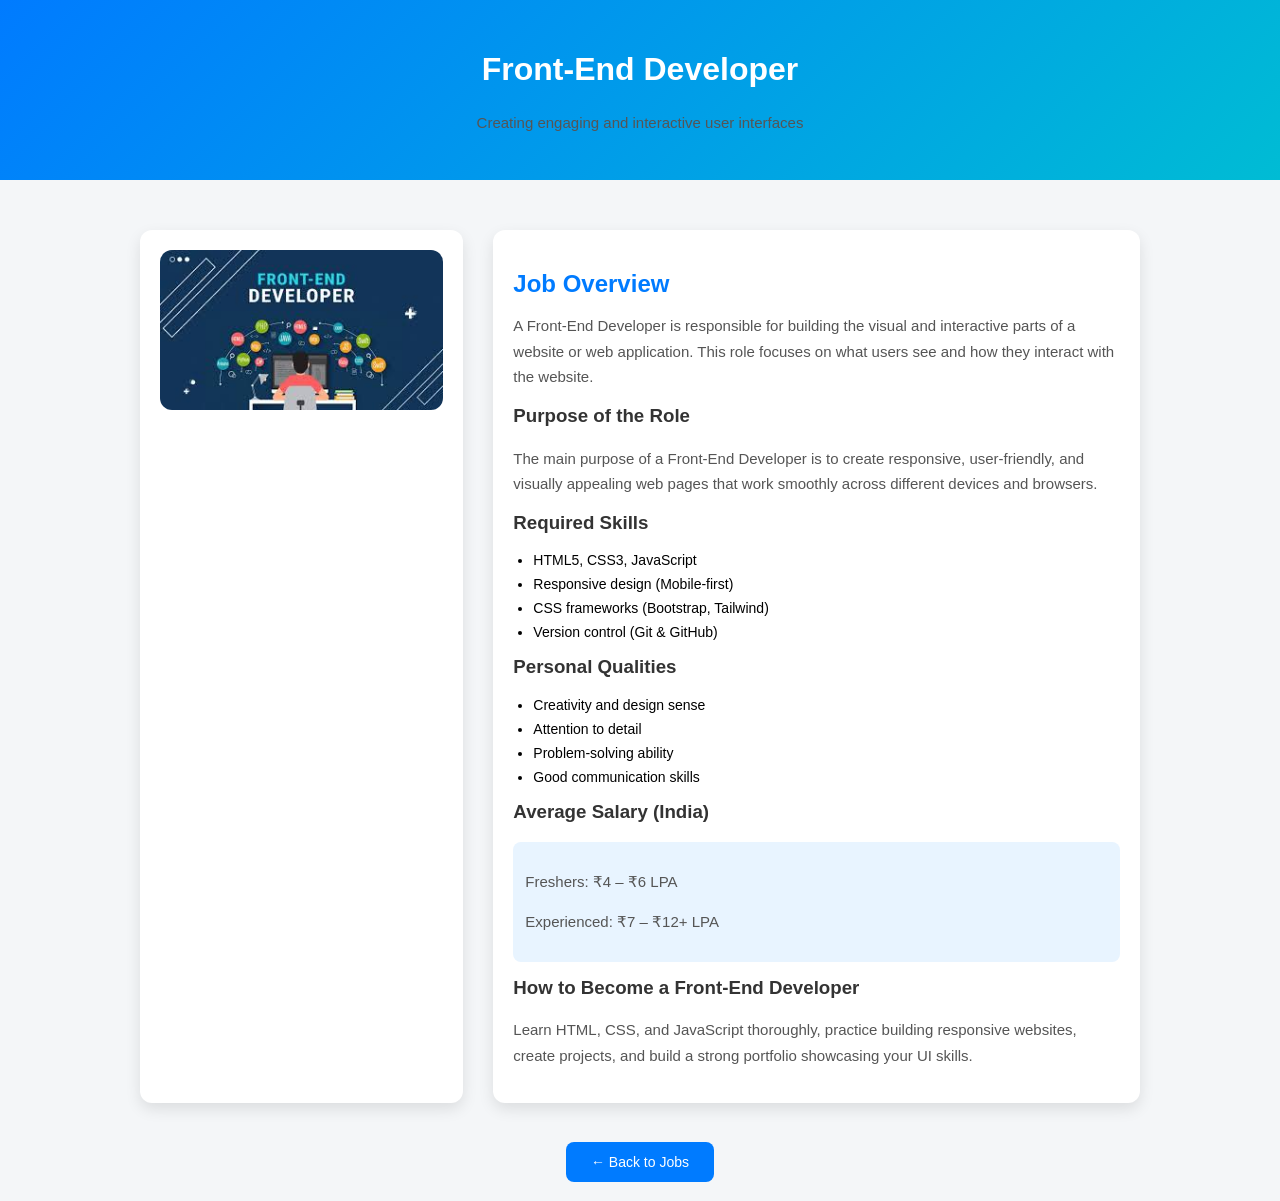
<file: job portal/j6.html>
<!DOCTYPE html>
<html>
<head>
<title>Front-End Developer</title>

<style>
    body {
        margin: 0;
        font-family: "Segoe UI", Arial, sans-serif;
        background-color: #f4f6f8;
    }

    .header {
        background: linear-gradient(135deg, #007bff, #00bcd4);
        color: white;
        padding: 30px;
        text-align: center;
    }

    .container {
        max-width: 1000px;
        margin: 30px auto;
        padding: 20px;
        display: grid;
        grid-template-columns: 1fr 2fr;
        gap: 30px;
    }

    .card {
        background-color: white;
        padding: 20px;
        border-radius: 12px;
        box-shadow: 0 6px 15px rgba(0,0,0,0.1);
    }

    .job-img {
        width: 100%;
        border-radius: 12px;
    }

    h2 {
        color: #007bff;
        margin-bottom: 10px;
    }

    h3 {
        color: #333;
        margin-top: 15px;
    }

    p {
        font-size: 15px;
        color: #555;
        line-height: 1.7;
    }

    ul {
        padding-left: 20px;
    }

    li {
        margin-bottom: 8px;
        font-size: 14px;
    }

    .salary {
        background-color: #e8f4ff;
        padding: 12px;
        border-radius: 8px;
        margin-top: 10px;
    }

    .back {
        text-align: center;
        margin: 30px 0;
    }

    .back a {
        background-color: #007bff;
        color: white;
        padding: 12px 25px;
        border-radius: 8px;
        text-decoration: none;
        font-size: 14px;
    }

    .back a:hover {
        background-color: #0056b3;
    }

    @media (max-width: 768px) {
        .container {
            grid-template-columns: 1fr;
        }
    }
</style>
</head>

<body>

<div class="header">
    <h1>Front-End Developer</h1>
    <p>Creating engaging and interactive user interfaces</p>
</div>

<div class="container">

    <!-- Image Section -->
    <div class="card">
        <img src="j6.jpg" class="job-img" alt="Front-End Developer">
    </div>

    <!-- Content Section -->
    <div class="card">
        <h2>Job Overview</h2>
        <p>
            A Front-End Developer is responsible for building the visual and interactive
            parts of a website or web application. This role focuses on what users see
            and how they interact with the website.
        </p>

        <h3>Purpose of the Role</h3>
        <p>
            The main purpose of a Front-End Developer is to create responsive,
            user-friendly, and visually appealing web pages that work smoothly across
            different devices and browsers.
        </p>

        <h3>Required Skills</h3>
        <ul>
            <li>HTML5, CSS3, JavaScript</li>
            <li>Responsive design (Mobile-first)</li>
            <li>CSS frameworks (Bootstrap, Tailwind)</li>
            <li>Version control (Git & GitHub)</li>
        </ul>

        <h3>Personal Qualities</h3>
        <ul>
            <li>Creativity and design sense</li>
            <li>Attention to detail</li>
            <li>Problem-solving ability</li>
            <li>Good communication skills</li>
        </ul>

        <h3>Average Salary (India)</h3>
        <div class="salary">
            <p>Freshers: ₹4 – ₹6 LPA</p>
            <p>Experienced: ₹7 – ₹12+ LPA</p>
        </div>

        <h3>How to Become a Front-End Developer</h3>
        <p>
            Learn HTML, CSS, and JavaScript thoroughly, practice building responsive
            websites, create projects, and build a strong portfolio showcasing your
            UI skills.
        </p>
    </div>

</div>

<div class="back">
    <a href="job.html">← Back to Jobs</a>
</div>

</body>
</html>
</file>
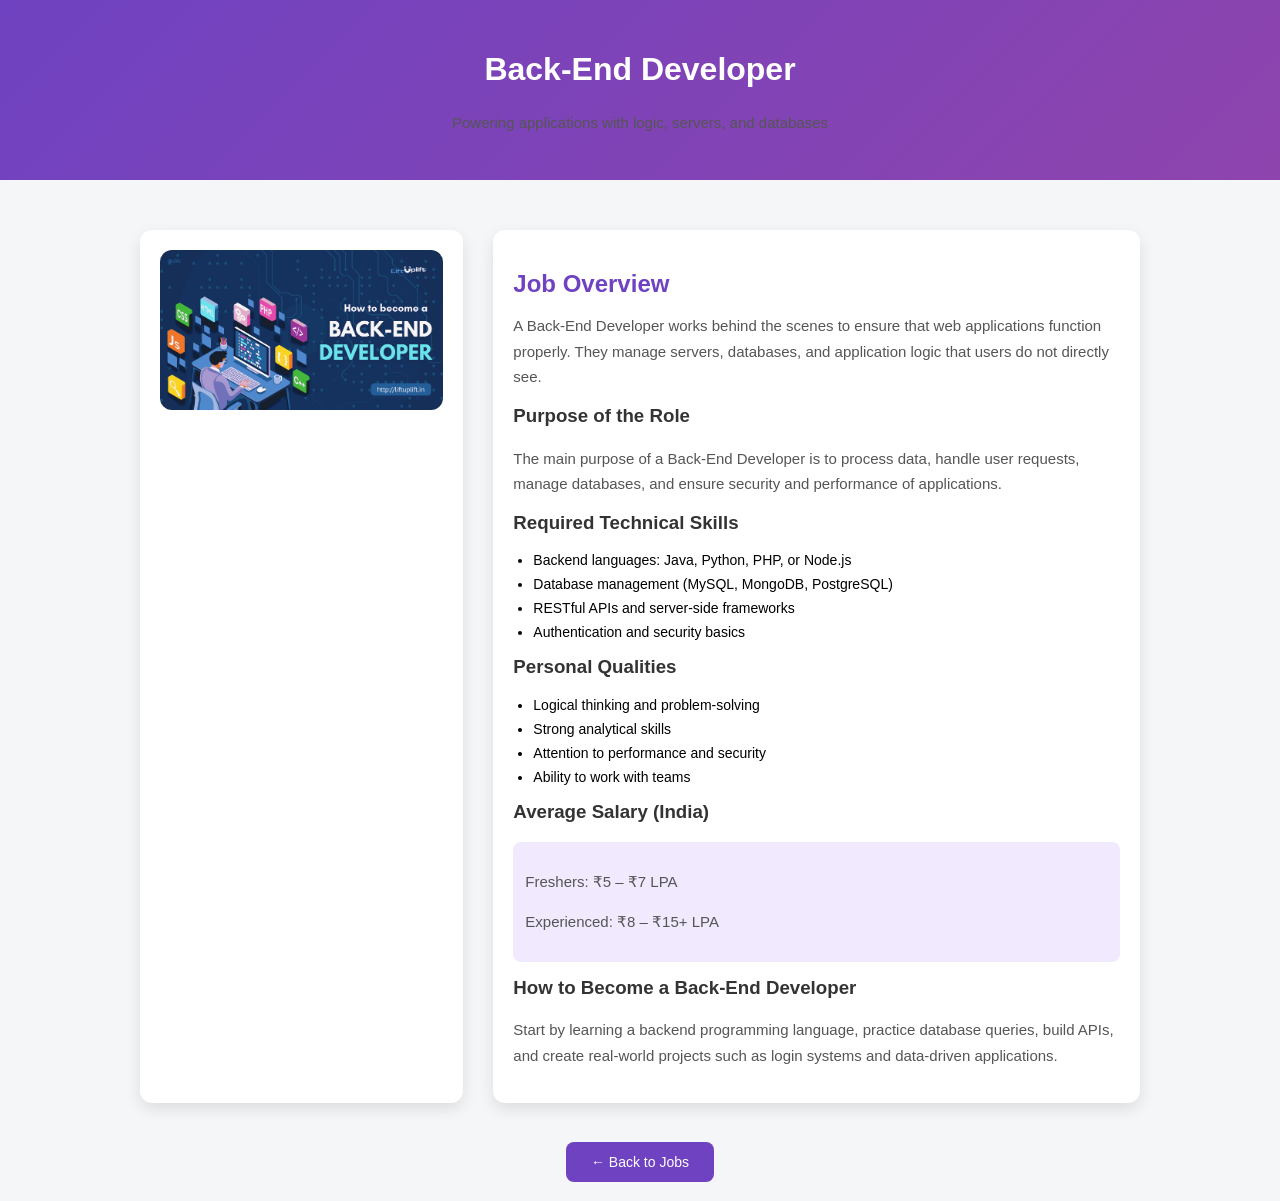
<file: job portal/j7.html>
<!DOCTYPE html>
<html>
<head>
<title>Back-End Developer</title>

<style>
    body {
        margin: 0;
        font-family: "Segoe UI", Arial, sans-serif;
        background-color: #f4f6f8;
    }

    .header {
        background: linear-gradient(135deg, #6f42c1, #8e44ad);
        color: white;
        padding: 30px;
        text-align: center;
    }

    .container {
        max-width: 1000px;
        margin: 30px auto;
        padding: 20px;
        display: grid;
        grid-template-columns: 1fr 2fr;
        gap: 30px;
    }

    .card {
        background-color: white;
        padding: 20px;
        border-radius: 12px;
        box-shadow: 0 6px 15px rgba(0,0,0,0.1);
    }

    .job-img {
        width: 100%;
        border-radius: 12px;
    }

    h2 {
        color: #6f42c1;
        margin-bottom: 10px;
    }

    h3 {
        color: #333;
        margin-top: 15px;
    }

    p {
        font-size: 15px;
        color: #555;
        line-height: 1.7;
    }

    ul {
        padding-left: 20px;
    }

    li {
        margin-bottom: 8px;
        font-size: 14px;
    }

    .salary {
        background-color: #f1eaff;
        padding: 12px;
        border-radius: 8px;
        margin-top: 10px;
    }

    .back {
        text-align: center;
        margin: 30px 0;
    }

    .back a {
        background-color: #6f42c1;
        color: white;
        padding: 12px 25px;
        border-radius: 8px;
        text-decoration: none;
        font-size: 14px;
    }

    .back a:hover {
        background-color: #4e2a8e;
    }

    @media (max-width: 768px) {
        .container {
            grid-template-columns: 1fr;
        }
    }
</style>
</head>

<body>

<div class="header">
    <h1>Back-End Developer</h1>
    <p>Powering applications with logic, servers, and databases</p>
</div>

<div class="container">

    <!-- Image Section -->
    <div class="card">
        <img src="j7.png" class="job-img" alt="Back-End Developer">
    </div>

    <!-- Content Section -->
    <div class="card">
        <h2>Job Overview</h2>
        <p>
            A Back-End Developer works behind the scenes to ensure that web
            applications function properly. They manage servers, databases,
            and application logic that users do not directly see.
        </p>

        <h3>Purpose of the Role</h3>
        <p>
            The main purpose of a Back-End Developer is to process data,
            handle user requests, manage databases, and ensure security
            and performance of applications.
        </p>

        <h3>Required Technical Skills</h3>
        <ul>
            <li>Backend languages: Java, Python, PHP, or Node.js</li>
            <li>Database management (MySQL, MongoDB, PostgreSQL)</li>
            <li>RESTful APIs and server-side frameworks</li>
            <li>Authentication and security basics</li>
        </ul>

        <h3>Personal Qualities</h3>
        <ul>
            <li>Logical thinking and problem-solving</li>
            <li>Strong analytical skills</li>
            <li>Attention to performance and security</li>
            <li>Ability to work with teams</li>
        </ul>

        <h3>Average Salary (India)</h3>
        <div class="salary">
            <p>Freshers: ₹5 – ₹7 LPA</p>
            <p>Experienced: ₹8 – ₹15+ LPA</p>
        </div>

        <h3>How to Become a Back-End Developer</h3>
        <p>
            Start by learning a backend programming language, practice
            database queries, build APIs, and create real-world projects
            such as login systems and data-driven applications.
        </p>
    </div>

</div>

<div class="back">
    <a href="job.html">← Back to Jobs</a>
</div>

</body>
</html>
</file>
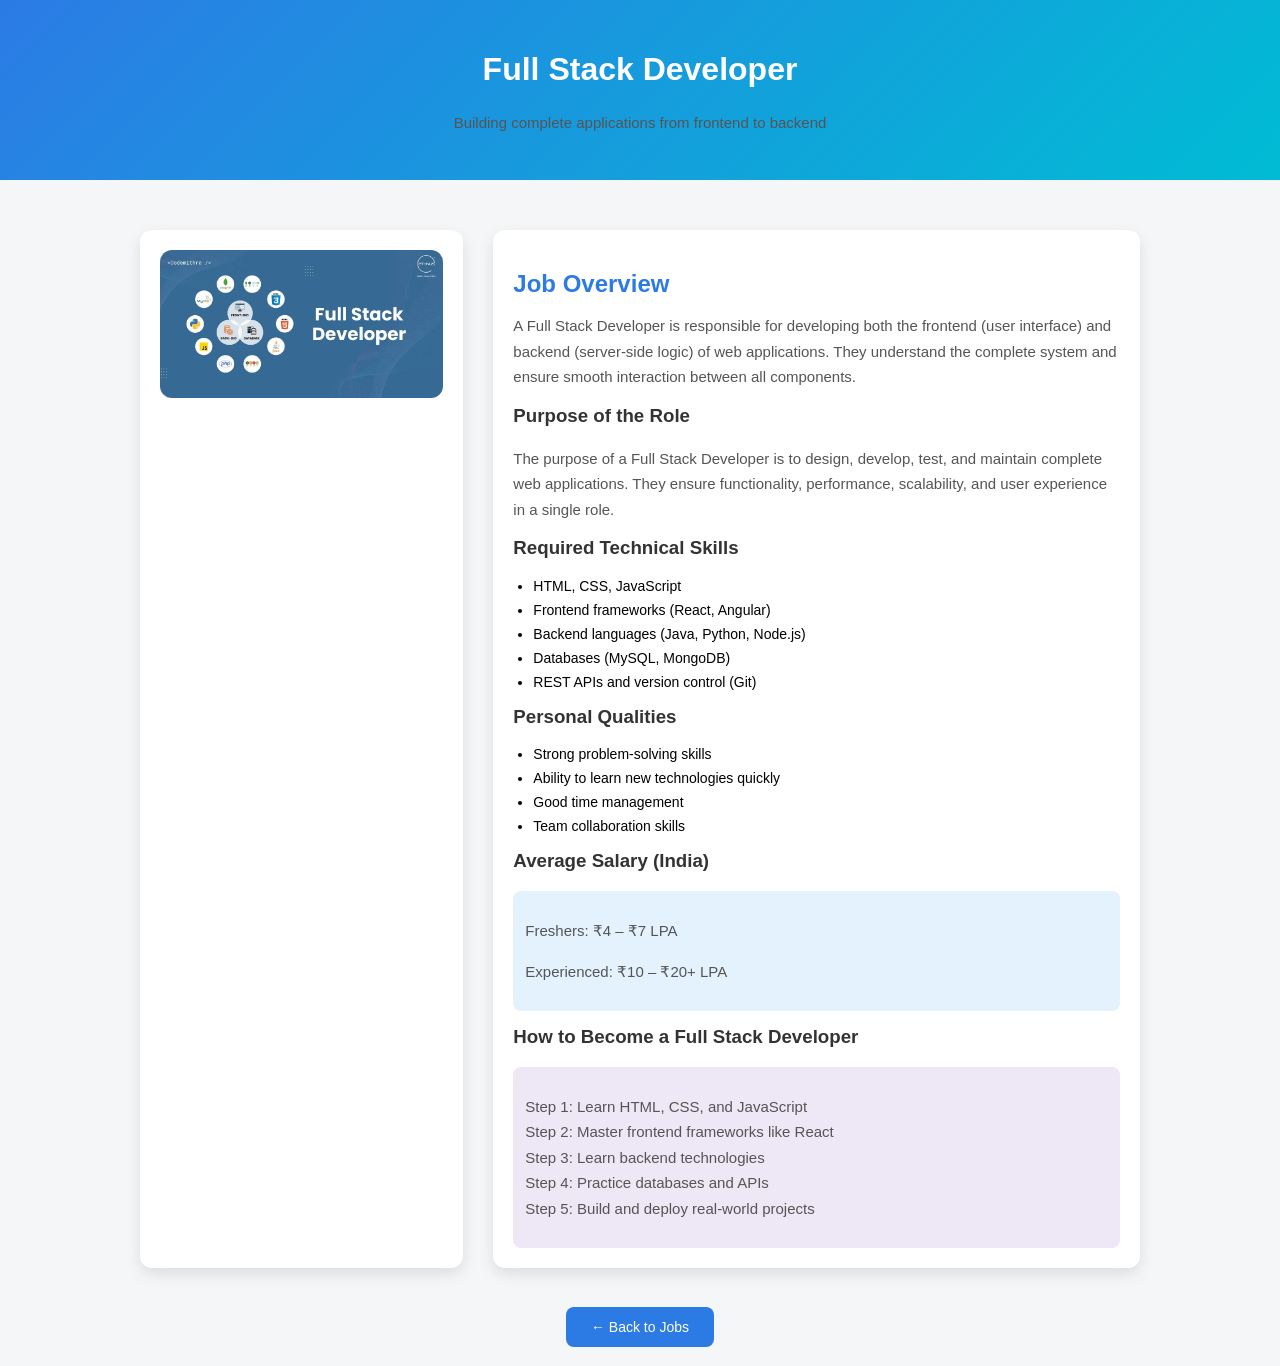
<file: job portal/j8.html>
<!DOCTYPE html>
<html>
<head>
<title>Full Stack Developer</title>

<style>
    body {
        margin: 0;
        font-family: "Segoe UI", Arial, sans-serif;
        background-color: #f4f6f8;
    }

    .header {
        background: linear-gradient(135deg, #2c7be5, #00bcd4);
        color: white;
        padding: 30px;
        text-align: center;
    }

    .container {
        max-width: 1000px;
        margin: 30px auto;
        padding: 20px;
        display: grid;
        grid-template-columns: 1fr 2fr;
        gap: 30px;
    }

    .card {
        background-color: white;
        padding: 20px;
        border-radius: 12px;
        box-shadow: 0 6px 15px rgba(0,0,0,0.1);
    }

    .job-img {
        width: 100%;
        border-radius: 12px;
    }

    h2 {
        color: #2c7be5;
        margin-bottom: 10px;
    }

    h3 {
        color: #333;
        margin-top: 15px;
    }

    p {
        font-size: 15px;
        color: #555;
        line-height: 1.7;
    }

    ul {
        padding-left: 20px;
    }

    li {
        margin-bottom: 8px;
        font-size: 14px;
    }

    .salary {
        background-color: #e3f2fd;
        padding: 12px;
        border-radius: 8px;
        margin-top: 10px;
    }

    .roadmap {
        background-color: #ede7f6;
        padding: 12px;
        border-radius: 8px;
        margin-top: 10px;
    }

    .back {
        text-align: center;
        margin: 30px 0;
    }

    .back a {
        background-color: #2c7be5;
        color: white;
        padding: 12px 25px;
        border-radius: 8px;
        text-decoration: none;
        font-size: 14px;
    }

    .back a:hover {
        background-color: #1a68d1;
    }

    @media (max-width: 768px) {
        .container {
            grid-template-columns: 1fr;
        }
    }
</style>
</head>

<body>

<div class="header">
    <h1>Full Stack Developer</h1>
    <p>Building complete applications from frontend to backend</p>
</div>

<div class="container">

    <!-- Image Section -->
    <div class="card">
        <img src="j8.webp" class="job-img" alt="Full Stack Developer">
    </div>

    <!-- Content Section -->
    <div class="card">
        <h2>Job Overview</h2>
        <p>
            A Full Stack Developer is responsible for developing both the
            frontend (user interface) and backend (server-side logic)
            of web applications. They understand the complete system
            and ensure smooth interaction between all components.
        </p>

        <h3>Purpose of the Role</h3>
        <p>
            The purpose of a Full Stack Developer is to design, develop,
            test, and maintain complete web applications. They ensure
            functionality, performance, scalability, and user experience
            in a single role.
        </p>

        <h3>Required Technical Skills</h3>
        <ul>
            <li>HTML, CSS, JavaScript</li>
            <li>Frontend frameworks (React, Angular)</li>
            <li>Backend languages (Java, Python, Node.js)</li>
            <li>Databases (MySQL, MongoDB)</li>
            <li>REST APIs and version control (Git)</li>
        </ul>

        <h3>Personal Qualities</h3>
        <ul>
            <li>Strong problem-solving skills</li>
            <li>Ability to learn new technologies quickly</li>
            <li>Good time management</li>
            <li>Team collaboration skills</li>
        </ul>

        <h3>Average Salary (India)</h3>
        <div class="salary">
            <p>Freshers: ₹4 – ₹7 LPA</p>
            <p>Experienced: ₹10 – ₹20+ LPA</p>
        </div>

        <h3>How to Become a Full Stack Developer</h3>
        <div class="roadmap">
            <p>
                Step 1: Learn HTML, CSS, and JavaScript <br>
                Step 2: Master frontend frameworks like React <br>
                Step 3: Learn backend technologies <br>
                Step 4: Practice databases and APIs <br>
                Step 5: Build and deploy real-world projects
            </p>
        </div>
    </div>

</div>

<div class="back">
    <a href="job.html">← Back to Jobs</a>
</div>

</body>
</html>
</file>
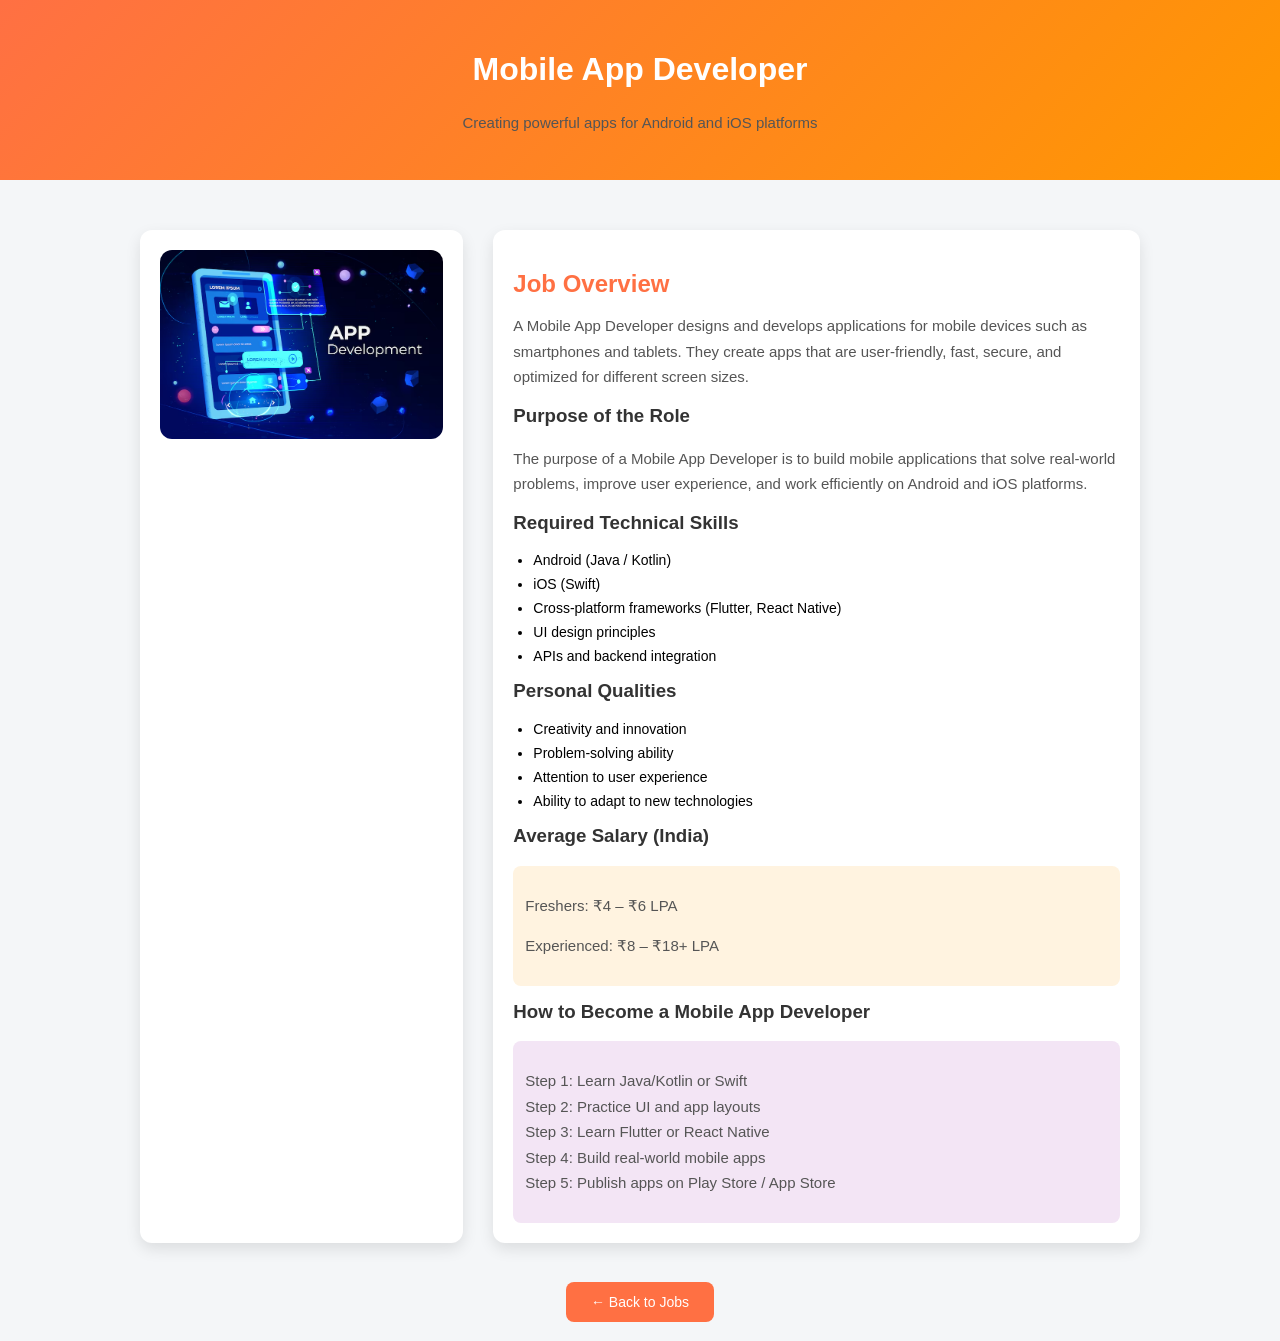
<file: job portal/j9.html>
<!DOCTYPE html>
<html>
<head>
<title>Mobile App Developer</title>

<style>
    body {
        margin: 0;
        font-family: "Segoe UI", Arial, sans-serif;
        background-color: #f4f6f8;
    }

    .header {
        background: linear-gradient(135deg, #ff7043, #ff9800);
        color: white;
        padding: 30px;
        text-align: center;
    }

    .container {
        max-width: 1000px;
        margin: 30px auto;
        padding: 20px;
        display: grid;
        grid-template-columns: 1fr 2fr;
        gap: 30px;
    }

    .card {
        background-color: white;
        padding: 20px;
        border-radius: 12px;
        box-shadow: 0 6px 15px rgba(0,0,0,0.1);
    }

    .job-img {
        width: 100%;
        border-radius: 12px;
    }

    h2 {
        color: #ff7043;
        margin-bottom: 10px;
    }

    h3 {
        color: #333;
        margin-top: 15px;
    }

    p {
        font-size: 15px;
        color: #555;
        line-height: 1.7;
    }

    ul {
        padding-left: 20px;
    }

    li {
        margin-bottom: 8px;
        font-size: 14px;
    }

    .salary {
        background-color: #fff3e0;
        padding: 12px;
        border-radius: 8px;
        margin-top: 10px;
    }

    .roadmap {
        background-color: #f3e5f5;
        padding: 12px;
        border-radius: 8px;
        margin-top: 10px;
    }

    .back {
        text-align: center;
        margin: 30px 0;
    }

    .back a {
        background-color: #ff7043;
        color: white;
        padding: 12px 25px;
        border-radius: 8px;
        text-decoration: none;
        font-size: 14px;
    }

    .back a:hover {
        background-color: #f4511e;
    }

    @media (max-width: 768px) {
        .container {
            grid-template-columns: 1fr;
        }
    }
</style>
</head>

<body>

<div class="header">
    <h1>Mobile App Developer</h1>
    <p>Creating powerful apps for Android and iOS platforms</p>
</div>

<div class="container">

    <!-- Image Section -->
    <div class="card">
        <img src="j9.avif" class="job-img" alt="Mobile App Developer">
    </div>

    <!-- Content Section -->
    <div class="card">
        <h2>Job Overview</h2>
        <p>
            A Mobile App Developer designs and develops applications for mobile
            devices such as smartphones and tablets. They create apps that are
            user-friendly, fast, secure, and optimized for different screen sizes.
        </p>

        <h3>Purpose of the Role</h3>
        <p>
            The purpose of a Mobile App Developer is to build mobile applications
            that solve real-world problems, improve user experience, and work
            efficiently on Android and iOS platforms.
        </p>

        <h3>Required Technical Skills</h3>
        <ul>
            <li>Android (Java / Kotlin)</li>
            <li>iOS (Swift)</li>
            <li>Cross-platform frameworks (Flutter, React Native)</li>
            <li>UI design principles</li>
            <li>APIs and backend integration</li>
        </ul>

        <h3>Personal Qualities</h3>
        <ul>
            <li>Creativity and innovation</li>
            <li>Problem-solving ability</li>
            <li>Attention to user experience</li>
            <li>Ability to adapt to new technologies</li>
        </ul>

        <h3>Average Salary (India)</h3>
        <div class="salary">
            <p>Freshers: ₹4 – ₹6 LPA</p>
            <p>Experienced: ₹8 – ₹18+ LPA</p>
        </div>

        <h3>How to Become a Mobile App Developer</h3>
        <div class="roadmap">
            <p>
                Step 1: Learn Java/Kotlin or Swift <br>
                Step 2: Practice UI and app layouts <br>
                Step 3: Learn Flutter or React Native <br>
                Step 4: Build real-world mobile apps <br>
                Step 5: Publish apps on Play Store / App Store
            </p>
        </div>
    </div>

</div>

<div class="back">
    <a href="job.html">← Back to Jobs</a>
</div>

</body>
</html>
</file>
<file: job portal/job.css>
/* Reset */
* {
    margin: 0;
    padding: 0;
    box-sizing: border-box;
}

body {
    font-family: "Segoe UI", Arial, sans-serif;
    background-color: #f6f8fb;
    color: #333;
}
.navbar {
    background-color: #2c7be5;
    color: white;
    padding: 16px 30px;
    display: flex;
    justify-content: space-between;
    align-items: center;
}

.navbar h2 {
    font-size: 20px;
}

.navbar ul {
    list-style: none;
    display: flex;
    gap: 25px;
}

.navbar a {
    color: white;
    text-decoration: none;
    font-size: 15px;
}

.navbar a:hover {
    text-decoration: underline;
}
.home {
    height: 100vh;
    background-image: url("h1.jpg");
    background-size: cover;
    background-position: center;
    display: flex;
    align-items: center;
    justify-content: center;
}

.home-content {
    background-color: rgba(0, 0, 0, 0.6);
    color: white;
    padding: 40px;
    border-radius: 8px;
    text-align: center;
    max-width: 700px;
}

.home-content h1 {
    font-size: 36px;
    margin-bottom: 15px;
}

.home-content p {
    font-size: 16px;
    line-height: 1.6;
}

.jobs {
    padding: 50px 40px;
}

.jobs h2 {
    text-align: center;
    margin-bottom: 35px;
    color: #2c7be5;
}

.job-container {
    display: grid;
    grid-template-columns: repeat(auto-fit, minmax(230px, 1fr));
    gap: 25px;
}

.job-card {
    background-color: white;
    padding: 20px;
    border-radius: 8px;
    text-align: center;
    border: 1px solid #e0e6ed;
    transition: transform 0.2s ease;
}

.job-card:hover {
    transform: translateY(-5px);
}

.job-card img {
    width: 100px;
    height: 100px;
    object-fit: cover;
    border-radius: 6px;
    margin-bottom: 12px;
    background-color: #eef2f7;
}

.job-card h3 {
    font-size: 17px;
    margin-bottom: 6px;
}

.job-card p {
    font-size: 14px;
    color: #666;
}

.explore-btn {
    display: inline-block;
    margin-top: 12px;
    padding: 8px 16px;
    background-color: #2c7be5;
    color: white;
    text-decoration: none;
    border-radius: 5px;
    font-size: 14px;
}

.explore-btn:hover {
    background-color: #1a68d1;
}

.about {
    background-color: white;
    padding: 50px 40px;
    text-align: center;
}

.about h2 {
    color: #2c7be5;
    margin-bottom: 15px;
}

.about p {
    max-width: 800px;
    margin: 10px auto;
    line-height: 1.6;
    font-size: 15px;
}

.helpline {
    background-color: #f1f3f6;
    padding: 40px;
    text-align: center;
}

.helpline h2 {
    color: #2c7be5;
    margin-bottom: 15px;
}

.helpline p {
    font-size: 15px;
    margin: 8px 0;
}

.helpline a {
    color: #2c7be5;
    text-decoration: none;
}

.helpline a:hover {
    text-decoration: underline;
}

footer {
    background-color: #e9ecf1;
    text-align: center;
    padding: 12px;
    font-size: 14px;
    color: #555;
}
</file>
